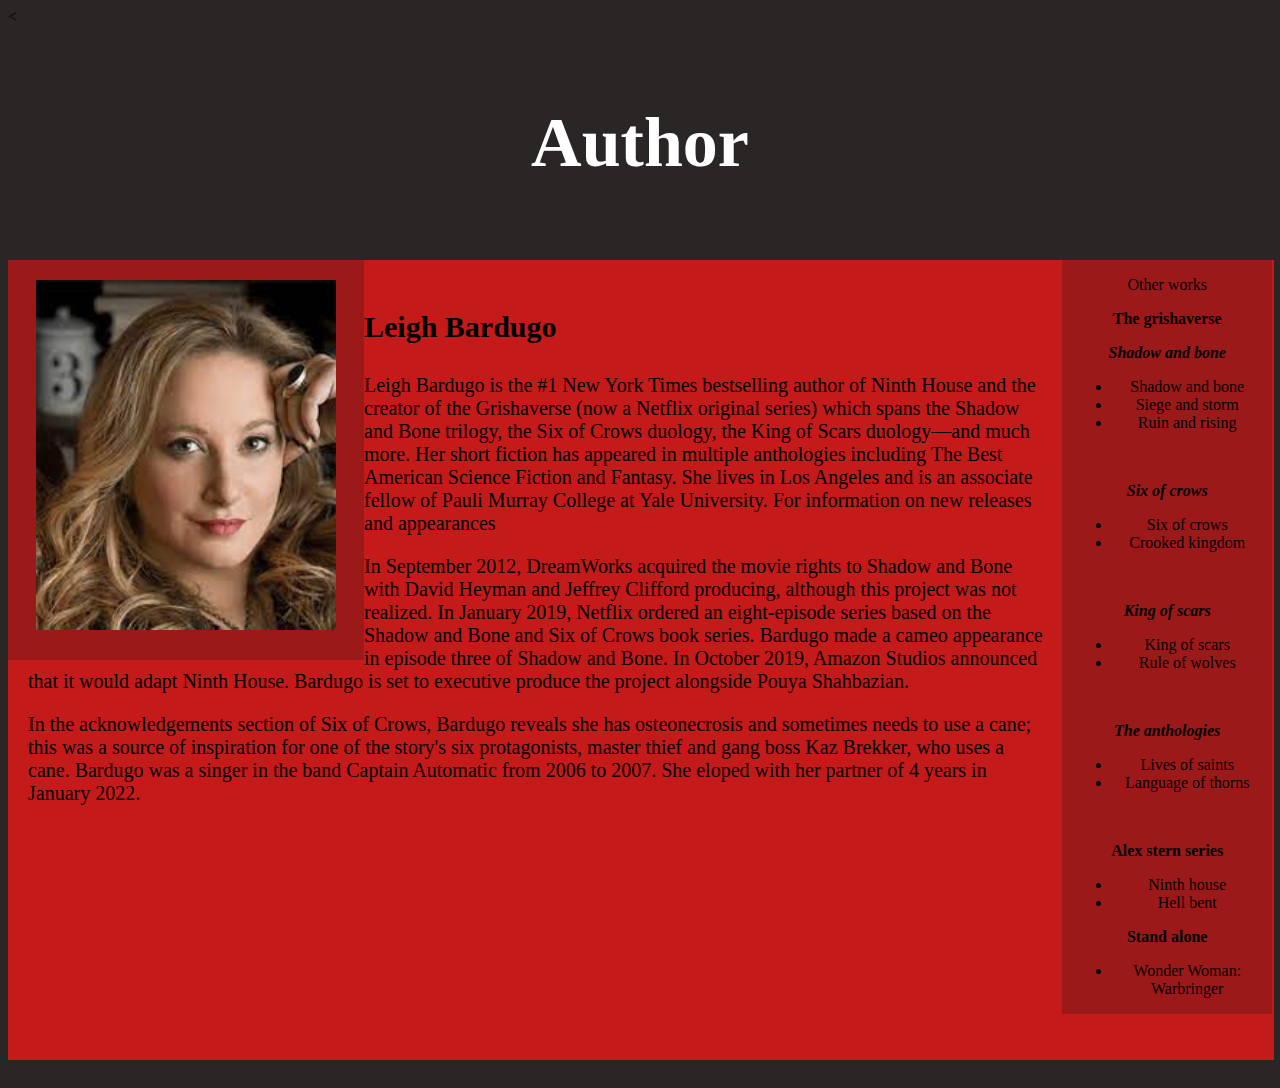
<file: A.html>
<!DOCTYPE html>
<html lang="en">
<head>
    <meta charset="UTF-8">
    <meta http-equiv="X-UA-Compatible" content="IE=edge">
    <meta name="viewport" content="width=device-width, initial-scale=1.0">
    <<link rel="preconnect" href="https://fonts.googleapis.com">
    <link rel="preconnect" href="https://fonts.gstatic.com" crossorigin>
    <link href="https://fonts.googleapis.com/css2?family=Amaranth&display=swap" rel="stylesheet">
<link rel="stylesheet" href="A.css">
    <title>Author</title>
</head>
<body>
    <header>
        <h1>Author</h1>
      </header>
      
      <section>
        <nav>
          <img style="height: 350px; width: 300px;" src="[data-uri]" alt="">
        </nav>
        <aside>
            <p>Other works</p>
            <p><b>The grishaverse</b></p>
               <p><b><i> Shadow and bone</i></b></p>
            <ul>
                <li>Shadow and bone</li>
                <li>Siege and storm</li>
                <li>Ruin and rising</li>
            </ul><br>
            <p><b><i>Six of crows</i></b></p>
            <ul>
                <li>Six of crows</li>
                <li>Crooked kingdom</li>
            </ul><br>
            <p><b><i> King of scars</i></b></p>
            <ul>
                <li>King of scars</li>
                <li>Rule of wolves</li>
            </ul><br>
            <p><b><i>The anthologies</i></b></p>
            <ul>
                <li>Lives of saints</li>
                <li>Language of thorns</li>
            </ul><br>
            <p><b>Alex stern series</b></p>
            <ul>
                <li>Ninth house</li>
                <li>Hell bent</li>
            </ul>
            <p><b>Stand alone</b></p>
            <ul>
                <li>Wonder Woman: Warbringer</li>
            </ul>
        </aside>
        <article> 
            <h2><p><b>Leigh Bardugo</b></p></h2>
            <p>Leigh Bardugo is the #1 New York Times bestselling author of Ninth House and the creator of the Grishaverse (now a Netflix original series) which spans the Shadow and Bone trilogy, the Six of Crows duology, the King of Scars duology—and much more.  Her short fiction has appeared in multiple anthologies including The Best American Science Fiction and Fantasy. She lives in Los Angeles and is an associate fellow of Pauli Murray College at Yale University. For information on new releases and appearances</p>
            <p>In September 2012, DreamWorks acquired the movie rights to Shadow and Bone with David Heyman and Jeffrey Clifford producing, although this project was not realized. In January 2019, Netflix ordered an eight-episode series based on the Shadow and Bone and Six of Crows book series. Bardugo made a cameo appearance in episode three of Shadow and Bone.
            In October 2019, Amazon Studios announced that it would adapt Ninth House. Bardugo is set to executive produce the project alongside Pouya Shahbazian.</p>
            <p>In the acknowledgements section of Six of Crows, Bardugo reveals she has osteonecrosis and sometimes needs to use a cane; this was a source of inspiration for one of the story's six protagonists, master thief and gang boss Kaz Brekker, who uses a cane.
            Bardugo was a singer in the band Captain Automatic from 2006 to 2007. She eloped with her partner of 4 years in January 2022.</p>
        </article>
        
        <footer>
          
      </footer>
      <body>
          <style>
          
      
      header {
          background-color: #2b2626;
          padding: 30px;
          text-align: center;
          font-size: 35px;
          color: white;
        }
                a:link, a:visited {
                  background-color: #2b2626;
                  color: white;
                  padding: 14px 25px;
                  text-align: center;
                  text-decoration: none;
                  display: inline-block;
                  font-size: 30px;
                  vertical-align: middle;
                }
                
                a:hover, a:active {
                  background-color: #2b2626;
                }
                article {
                  float: none;
                  padding: 20px;
                  width: 97%;
                  height: 760px;
                  background-color: #c41a1a;
                  text-align: left;
                  font-size: 20px;
                }
                
                aside{
                    background-color: #9c1919;
                    text-align: center;
                    padding-left: 10px;
                    padding-right: 10px;
                    height: auto;
                    float: right;
                    margin-left: 15px;
                    width: 15%;
                }

                nav {
                  float: left;
                  width: 25%;
                  background: #9c1919;
                  padding: 20px;
                  text-align: center;
                  height: 360px;
                }
      
                footer {
                  background-color: #2b2626;
                  padding: 10px;
                  text-align: center;
                  color: white;
                }
      
                nav ul {
                  list-style-type: none;
                  padding: 20px;
                  
                }
                
                section::after {
                  content: "";
                  display: table;
                  clear: both;
                }
                
                /* Responsive layout - makes the two columns/boxes stack on top of each other instead of next to each other, on small screens */
                @media (max-width: 600px) {
                  nav, article, aside {
                    width: 100%;
                    height: 70%;
                  }
                }
                
      </style>
      </body>
      </section>
</html>
</file>
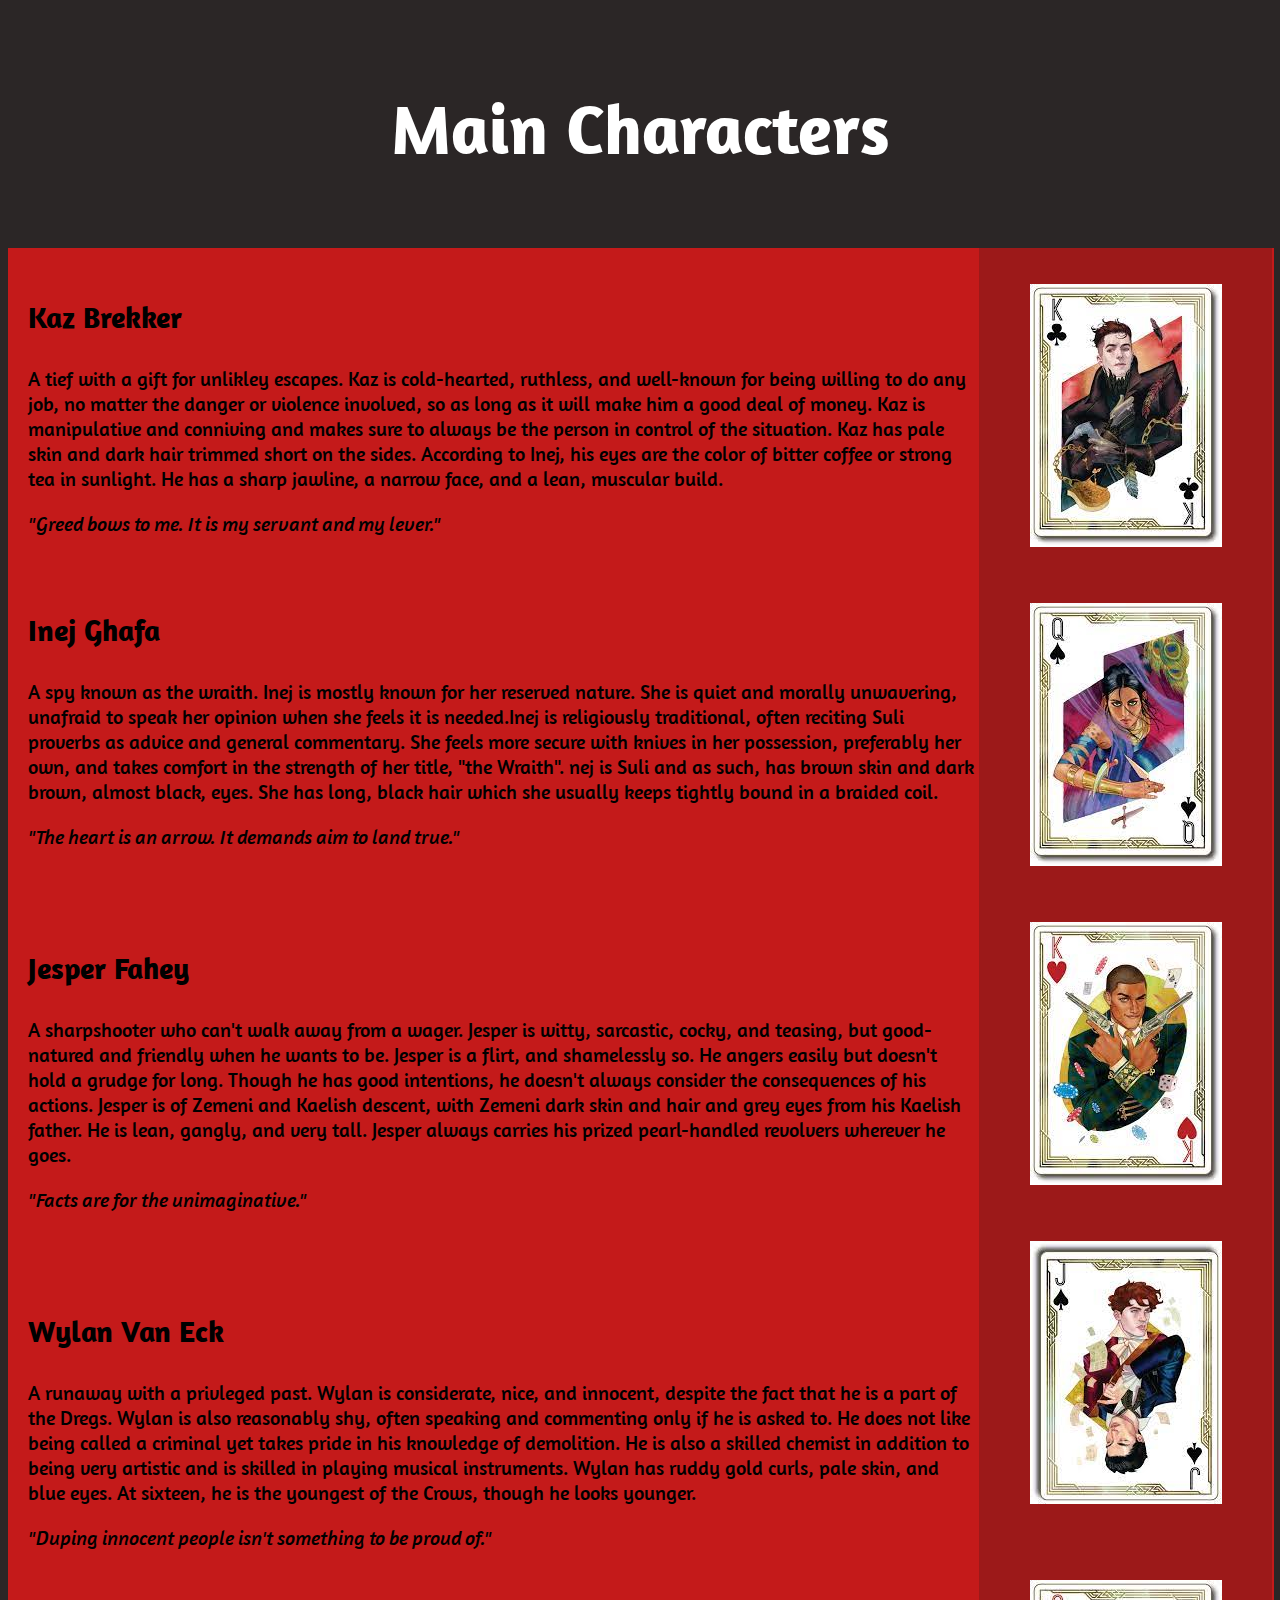
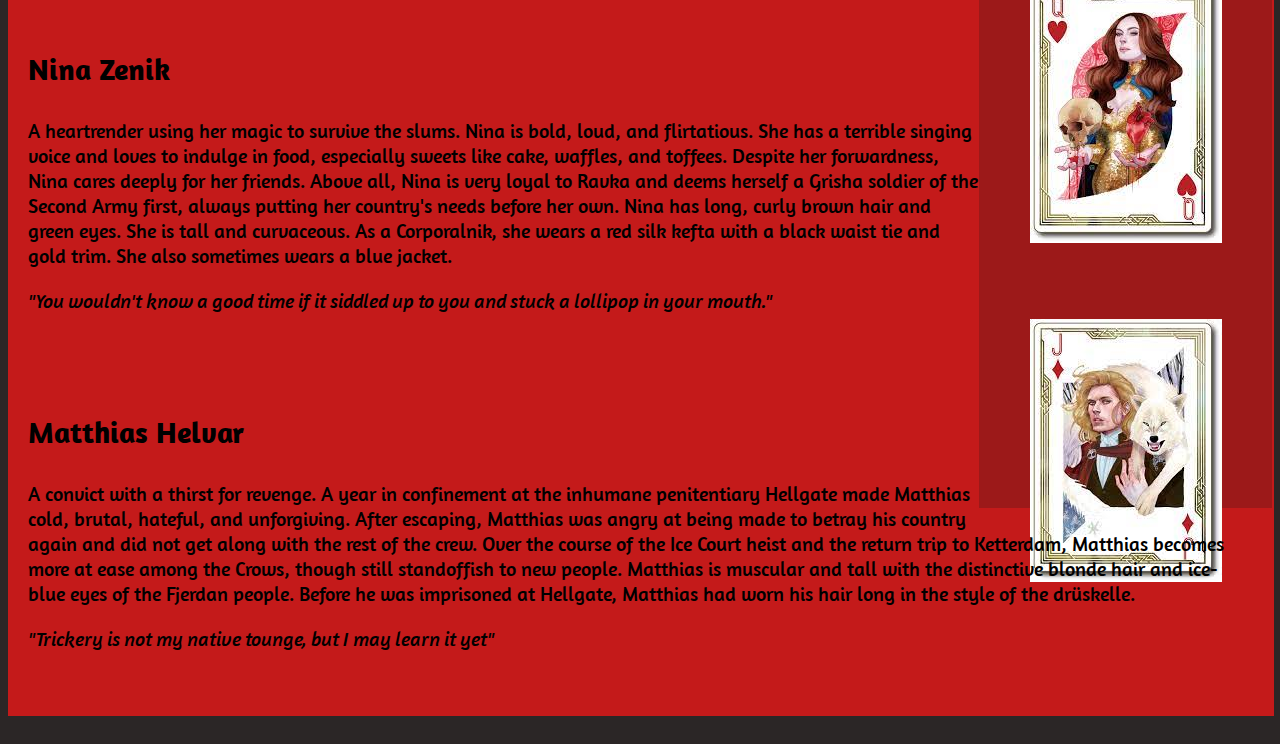
<file: MC.html>
<!DOCTYPE html>
<html lang="en">
<head>
    <meta charset="UTF-8">
    <meta http-equiv="X-UA-Compatible" content="IE=edge">
    <meta name="viewport" content="width=device-width, initial-scale=1.0">
    <title>MC</title>
    <link rel="stylesheet" href="MC.css">
    <link rel="preconnect" href="https://fonts.googleapis.com">
<link rel="preconnect" href="https://fonts.gstatic.com" crossorigin>
<link href="https://fonts.googleapis.com/css2?family=Amaranth&display=swap" rel="stylesheet">
</head>
<body>

    <header>
      <h1>Main Characters</h1>
    </header>
    
    <section>
      <nav>
        <p> <img  src="[data-uri]" alt=""></p>
        <br>
        <p> <img  src="[data-uri]" alt=""></p>
        <br>
        <p> <img  src="[data-uri]" alt=""> </p>
        <br>
        <p> <img  src="[data-uri]" alt=""></p>
        <br>
        <br>
        <p> <img  src="[data-uri]" alt=""></p>
        <br>
        <br>
        <p> <img  src="[data-uri]" alt=""></p>
      </nav>
      
      <article> 

          <h2><p><b>Kaz Brekker</b></p></h2>
          <p> A tief with a gift for unlikley escapes. Kaz is cold-hearted, ruthless, and well-known for being willing to do any job, no matter the danger or violence involved, so as long as it will make him a good deal of money. Kaz is manipulative and conniving and makes sure to always be the person in control of the situation. Kaz has pale skin and dark hair trimmed short on the sides. According to Inej, his eyes are the color of bitter coffee or strong tea in sunlight. He has a sharp jawline, a narrow face, and a lean, muscular build.</p>
          <p><i>"Greed bows to me. It is my servant and my lever."</i></p>
          <br>
          <h2><p><b>Inej Ghafa</b></p></h2>
          <p>A spy known as the wraith. Inej is mostly known for her reserved nature. She is quiet and morally unwavering, unafraid to speak her opinion when she feels it is needed.Inej is religiously traditional, often reciting Suli proverbs as advice and general commentary. She feels more secure with knives in her possession, preferably her own, and takes comfort in the strength of her title, "the Wraith". nej is Suli and as such, has brown skin and dark brown, almost black, eyes. She has long, black hair which she usually keeps tightly bound in a braided coil.</p>
          <p><i>"The heart is an arrow. It demands aim to land true."</i></p> 
          <br>
          <br>
          <h2><p><b>Jesper Fahey</b></p></h2>
          <p>A sharpshooter who can't walk away from a wager. Jesper is witty, sarcastic, cocky, and teasing, but good-natured and friendly when he wants to be. Jesper is a flirt, and shamelessly so. He angers easily but doesn't hold a grudge for long. Though he has good intentions, he doesn't always consider the consequences of his actions. Jesper is of Zemeni and Kaelish descent, with Zemeni dark skin and hair and grey eyes from his Kaelish father. He is lean, gangly, and very tall. Jesper always carries his prized pearl-handled revolvers wherever he goes.</p>
          <p><i>"Facts are for the unimaginative."</i></p>
          <br>
          <br>
          <h2><p><b>Wylan Van Eck</b></p></h2>
          <p>A runaway with a privleged past. Wylan is considerate, nice, and innocent, despite the fact that he is a part of the Dregs.  Wylan is also reasonably shy, often speaking and commenting only if he is asked to. He does not like being called a criminal yet takes pride in his knowledge of demolition. He is also a skilled chemist in addition to being very artistic and is skilled in playing musical instruments. Wylan has ruddy gold curls, pale skin, and blue eyes. At sixteen, he is the youngest of the Crows, though he looks younger.</p>
          <p><i>"Duping innocent people isn't something to be proud of."</i></p>
          <br>
          <br>
          <h2><p><b>Nina Zenik</b></p></h2>
          <p>A heartrender using her magic to survive the slums. Nina is bold, loud, and flirtatious. She has a terrible singing voice and loves to indulge in food, especially sweets like cake, waffles, and toffees. Despite her forwardness, Nina cares deeply for her friends. Above all, Nina is very loyal to Ravka and deems herself a Grisha soldier of the Second Army first, always putting her country's needs before her own. Nina has long, curly brown hair and green eyes. She is tall and curvaceous. As a Corporalnik, she wears a red silk kefta with a black waist tie and gold trim. She also sometimes wears a blue jacket.</p>
          <p><i> "You wouldn't know a good time if it siddled up to you and stuck a lollipop in your mouth."</i></p>
          <br>
          <br>
          <h2><p><b>Matthias Helvar</b></p></h2>
          <p>A convict with a thirst for revenge. A year in confinement at the inhumane penitentiary Hellgate made Matthias cold, brutal, hateful, and unforgiving. After escaping, Matthias was angry at being made to betray his country again and did not get along with the rest of the crew. Over the course of the Ice Court heist and the return trip to Ketterdam, Matthias becomes more at ease among the Crows, though still standoffish to new people. Matthias is muscular and tall with the distinctive blonde hair and ice-blue eyes of the Fjerdan people. Before he was imprisoned at Hellgate, Matthias had worn his hair long in the style of the drüskelle.</p>
          <p><i> "Trickery is not my native tounge, but I may learn it yet"</i></p>
          <br>
      </article>
      <footer>
        
    </footer>
    <body>
        <style>
        
    
    header {
        background-color: #2b2626;
        padding: 30px;
        text-align: center;
        font-size: 35px;
        color: white;
      }
              a:link, a:visited {
                background-color: #2b2626;
                color: white;
                padding: 14px 25px;
                text-align: center;
                text-decoration: none;
                display: inline-block;
                font-size: 30px;
                vertical-align: middle;
                
              }
              
              a:hover, a:active {
                background-color: #2b2626;
              }

              article {
                float: none;
                padding: 20px;
                padding-left: 200px;
                width: 97%;
                height: auto;
                background-color: #c41a1a;
                font-size: 20px;
              }
        
              nav {
                float: right;
                width: 20%;
                background: #9c1919;
                padding: 20px;
                text-align: center;
                height: 1820px;
              }
    
              /* Style the footer */
              footer {
                background-color: #2b2626;
                padding: 10px;
                text-align: center;
                color: white;
              }
    
              /* Style the list inside the menu */
              nav ul {
                list-style-type: none;
                padding: 20px;
                text-align: left;
                
              }
              
              
              /* Clear floats after the columns */
              section::after {
                content: "";
                display: table;
                clear: both;
              }
              
              /* Responsive layout - makes the two columns/boxes stack on top of each other instead of next to each other, on small screens */
              @media (max-width: 600px) {
                nav, article {
                  width: 100%;
                  height: 70%;
                }
              }
              div, article {
                 padding-left: 20px;
              }
              
    </style>
    </body>
    </section>
    </body>
</html>
</file>
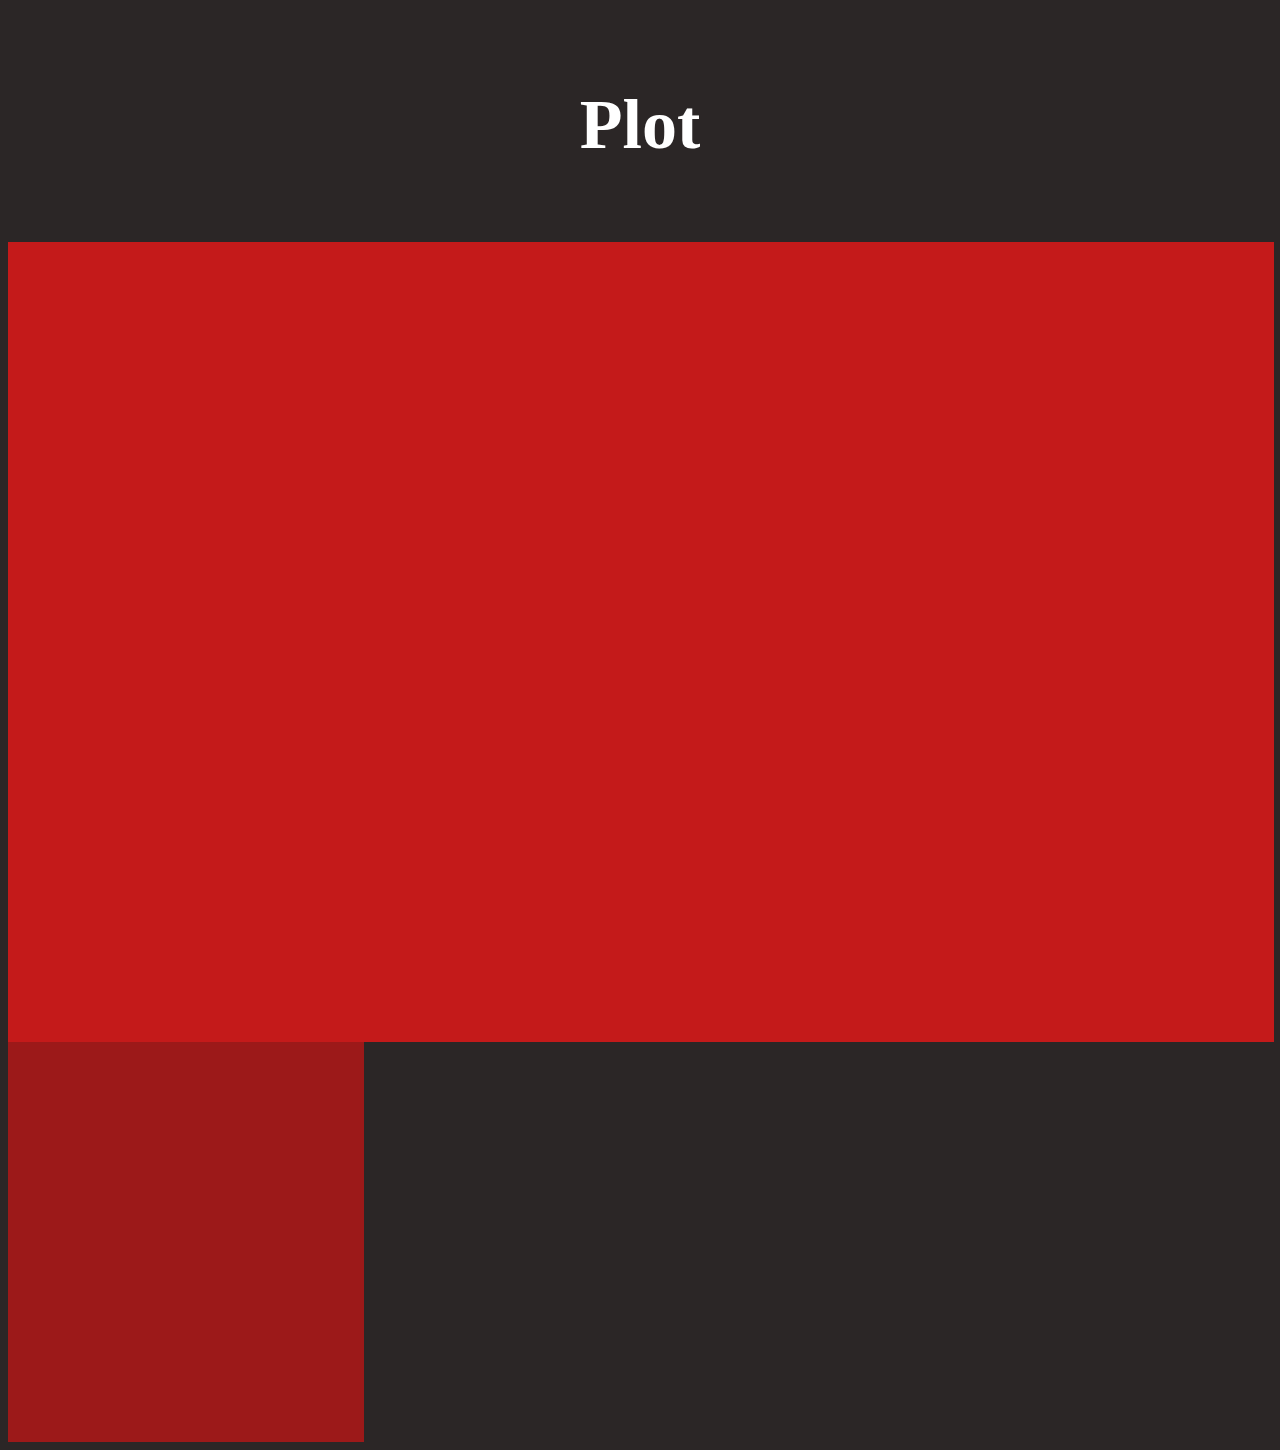
<file: SCR.html>
<!DOCTYPE html>
<html lang="en">
<head>
    <meta charset="UTF-8">
    <meta http-equiv="X-UA-Compatible" content="IE=edge">
    <meta name="viewport" content="width=device-width, initial-scale=1.0">
    <link rel="preconnect" href="https://fonts.googleapis.com">
<link rel="preconnect" href="https://fonts.gstatic.com" crossorigin>
<link href="https://fonts.googleapis.com/css2?family=Amaranth&display=swap" rel="stylesheet">
<link rel="stylesheet" href="SCR.css">
    <title>Plot</title>
</head>
<body>
    <header>
        <h1>Plot</h1>
    </header>
    <section>
    <article>
        
    </article>
    <nav>
    </nav>
    <footer>

    </footer>
</body>
<body>
  <style>
          
      
    header {
        background-color: #2b2626;
        padding: 30px;
        text-align: center;
        font-size: 35px;
        color: white;
      }
              a:link, a:visited {
                background-color: #2b2626;
                color: white;
                padding: 14px 25px;
                text-align: center;
                text-decoration: none;
                display: inline-block;
                font-size: 30px;
                vertical-align: middle;
              }
              
              a:hover, a:active {
                background-color: #2b2626;
              }
              article {
                float: none;
                padding: 20px;
                width: 97%;
                height: 760px;
                background-color: #c41a1a;
                text-align: left;
                font-size: 20px;
              }
              
              aside{
                  background-color: #9c1919;
                  text-align: center;
                  padding-left: 10px;
                  padding-right: 10px;
                  height: auto;
                  float: right;
                  margin-left: 15px;
                  width: 15%;
              }

              nav {
                float: left;
                width: 25%;
                background: #9c1919;
                padding: 20px;
                text-align: center;
                height: 360px;
              }
    
              footer {
                background-color: #2b2626;
                padding: 10px;
                text-align: center;
                color: white;
              }
    
              nav ul {
                list-style-type: none;
                padding: 20px;
                
              }
              
              section::after {
                content: "";
                display: table;
                clear: both;
              }
              
              /* Responsive layout - makes the two columns/boxes stack on top of each other instead of next to each other, on small screens */
              @media (max-width: 600px) {
                nav, article, aside {
                  width: 100%;
                  height: 70%;
                }
              }
              
    </style>
    </body>
    </section>
</html>
</file>
<file: A.css>
body{
    background-color: #2b2626;
    font-family: 'Castoro Titling', cursive;
}
h2{
    padding-left: 20px;
}

head{
    font-family: 'Castoro Titling', cursive;
}
</file>
<file: MC.css>
body{
    background-color: #2b2626;
    font-family: 'Amaranth', sans-serif;
}
head{
    font-family: 'Amaranth', sans-serif;
}
article{
    padding-left: 200px;
}
</file>
<file: SCR.css>
body{
    background-color: #2b2626;
    font-family: 'Castoro Titling', cursive;
}
head{
    font-family: 'Castoro Titling', cursive;
}
</file>
